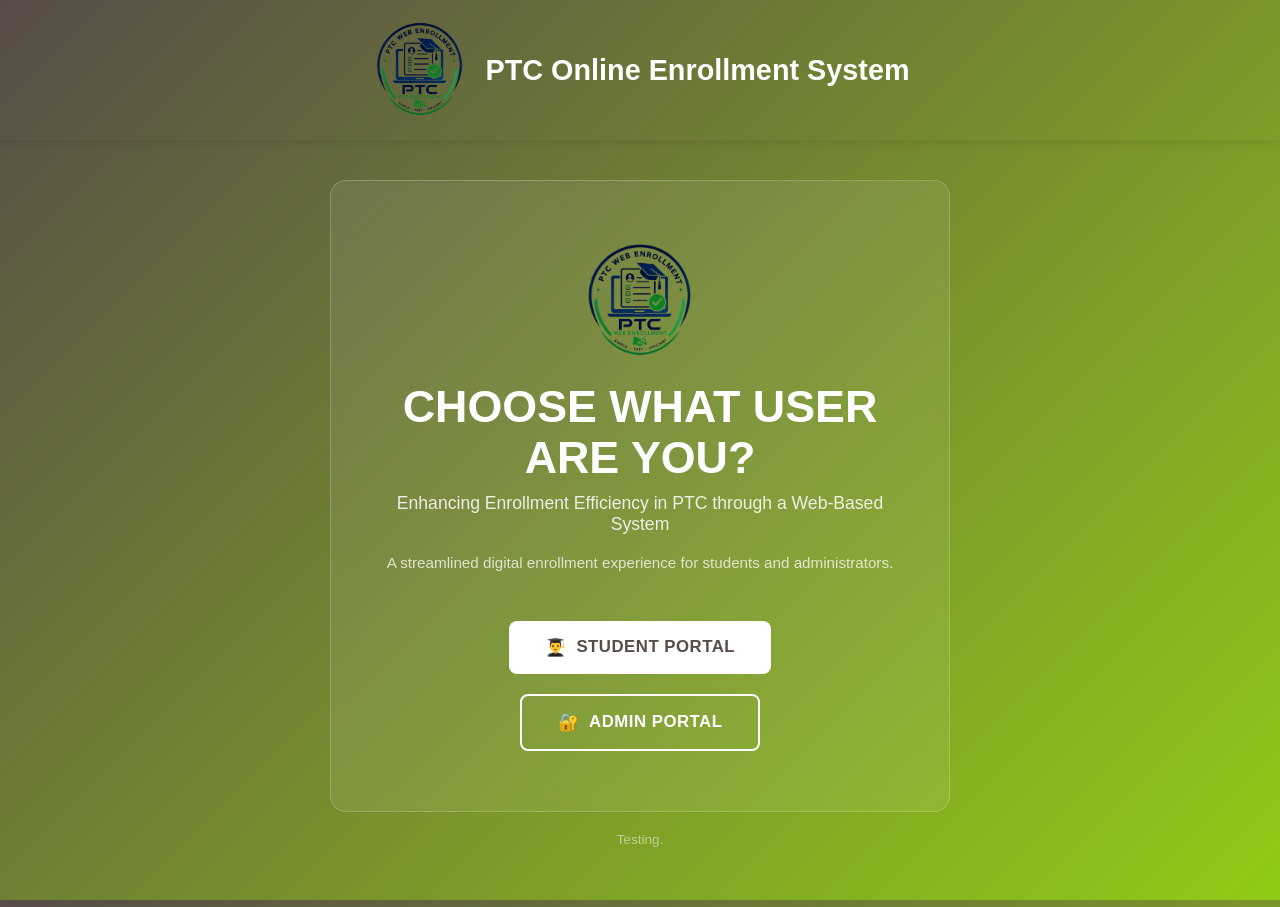
<file: index.html>
<!DOCTYPE html>
<html lang="en">
<head>
  <meta charset="UTF-8">
  <meta name="viewport" content="width=device-width, initial-scale=1.0">
  <title>PTC Enrollment System</title>
  <link rel="stylesheet" href="styles.css">
</head>

<body class="landing-body">
  <header class="site-header">
    <div class="logo"><img src="lgeo.png" alt=""></div>
    <h1>PTC Online Enrollment System</h1>
  </header>
  <div class="landing-wrapper">
    <div class="landing-card">
      <div class="landing-logo"><img src="lgeo.png" alt=""></div>
      <h1>CHOOSE WHAT USER ARE YOU?</h1>
      <p class="landing-sub">Enhancing Enrollment Efficiency in PTC through a Web-Based System</p>
      <p class="landing-desc">A streamlined digital enrollment experience for students and administrators.</p>
      <div class="landing-buttons">
        <a href="student-login.html" class="btn-landing btn-student">
          <span>👨‍🎓</span> Student Portal
        </a>
        <a href="admin-login.html" class="btn-landing btn-admin">
          <span>🔐</span> Admin Portal
        </a>
      </div>
    </div>
    <footer class="landing-footer">Testing.</footer>
  </div>
</body>
</html>
</file>
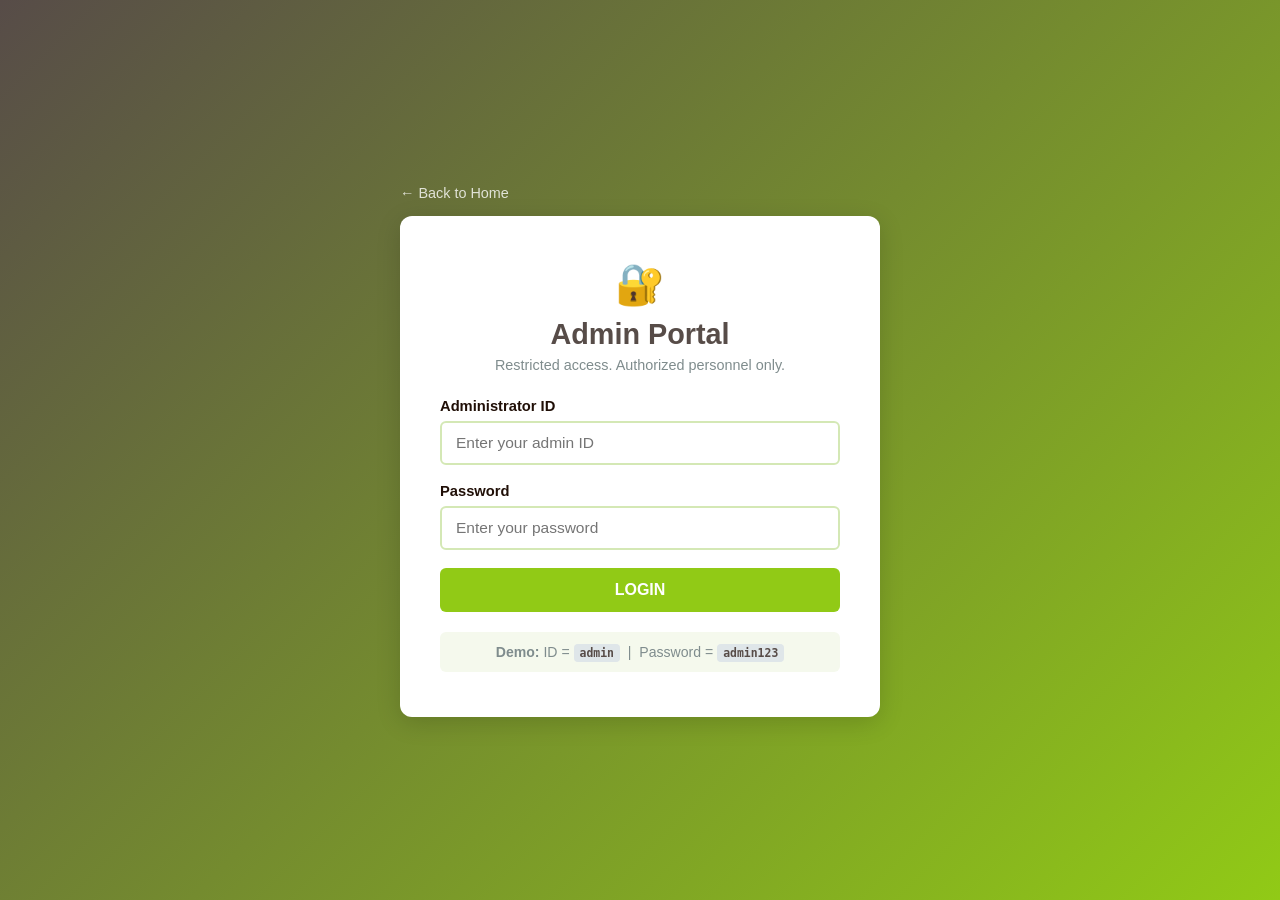
<file: admin-dashboard.html>
<!DOCTYPE html>
<html lang="en">
<head>
  <meta charset="UTF-8">
  <meta name="viewport" content="width=device-width, initial-scale=1.0">
  <title>Admin Dashboard — PTC</title>
  <link rel="stylesheet" href="styles.css">
</head>
<body class="dashboard-body">

  <!-- SIDEBAR -->
  <aside class="sidebar">
    <div class="sidebar-header">
      <div class="sidebar-logo">🔐</div>
      <div>
        <h3>PTC Admin Portal</h3>
        <p>Administrator</p>
      </div>
    </div>
    <nav>
      <ul class="sidebar-menu">
        <li><a class="nav-link active" onclick="switchSection('overviewSection', this)">📊 Dashboard Overview</a></li>
        <li><a class="nav-link" onclick="switchSection('studentsSection', this)">👥 Manage Students</a></li>
        <li><a class="nav-link" onclick="switchSection('coursesSection', this)">🎓 Courses & Subjects</a></li>
        <li><a class="nav-link" onclick="switchSection('verificationSection', this)">✅ Document Verification</a></li>
        <li><a class="nav-link" onclick="switchSection('applicationsSection', this)">📋 Applications</a></li>
        <li><a class="nav-link notif-link" onclick="switchSection('adminNotifSection', this)">
          🔔 Notifications <span class="notif-badge" id="adminNotifBadge" style="display:none;"></span>
        </a></li>
      </ul>
    </nav>
    <div class="sidebar-footer">
      <button class="btn-logout" onclick="adminLogout()">🚪 Logout</button>
    </div>
  </aside>

  <!-- MAIN -->
  <main class="main-content">

    <!-- ===== OVERVIEW ===== -->
    <section id="overviewSection" class="content-section active">
      <div class="page-header">
        <div><h1>Admin Dashboard</h1><p class="header-sub">System overview and analytics</p></div>
        <div class="user-avatar">A</div>
      </div>

      <div class="stats-grid">
        <div class="stat-card">
          <div class="stat-label">Total Applicants</div>
          <div class="stat-value" id="totalStudents">0</div>
        </div>
        <div class="stat-card warning">
          <div class="stat-label">Pending Applications</div>
          <div class="stat-value" id="pendingApps">0</div>
        </div>
        <div class="stat-card success">
          <div class="stat-label">Approved</div>
          <div class="stat-value" id="approvedStudents">0</div>
        </div>
        <div class="stat-card danger">
          <div class="stat-label">Rejected</div>
          <div class="stat-value" id="rejectedApps">0</div>
        </div>
        <div class="stat-card info">
          <div class="stat-label">Enrolled Students</div>
          <div class="stat-value" id="enrolledStudents">0</div>
        </div>
      </div>

      <!-- Recent Notifications -->
      <div class="table-container" style="margin-bottom:24px;">
        <h3>🔔 Recent Notifications</h3>
        <div id="adminRecentNotifs"></div>
      </div>

      <!-- Recent Enrollments -->
      <div class="table-container">
        <h3>📋 Recent Enrollments</h3>
        <table>
          <thead><tr><th>Student ID</th><th>Name</th><th>Type</th><th>Date</th><th>Status</th></tr></thead>
          <tbody id="recentEnrollmentsBody">
            <tr><td colspan="5"><div class="empty-state"><h3>No recent enrollments</h3></div></td></tr>
          </tbody>
        </table>
      </div>
    </section>

    <!-- ===== MANAGE STUDENTS ===== -->
    <section id="studentsSection" class="content-section">
      <div class="page-header">
        <div><h1>Manage Students</h1><p class="header-sub">View, edit, and manage all student records.</p></div>
      </div>
      <div id="studentMsgArea"></div>
      <div class="search-filter">
        <input type="text" id="studentSearch" placeholder="Search by name, email, or ID..." oninput="filterStudents()">
        <select id="statusFilterStudent" onchange="filterStudents()">
          <option value="">All Status</option>
          <option value="pending">Pending</option>
          <option value="approved">Approved</option>
          <option value="rejected">Rejected</option>
        </select>
        <select id="typeFilterStudent" onchange="filterStudents()">
          <option value="">All Types</option>
          <option value="Freshmen">Freshmen</option>
          <option value="Regular">Regular</option>
          <option value="Transferee">Transferee</option>
        </select>
      </div>
      <div class="table-container">
        <table>
          <thead>
            <tr><th>Student ID</th><th>Full Name</th><th>Email</th><th>Type</th><th>Status</th><th>Date Enrolled</th><th>Actions</th></tr>
          </thead>
          <tbody id="studentMgmtBody">
            <tr><td colspan="7"><div class="empty-state"><h3>No students found</h3></div></td></tr>
          </tbody>
        </table>
      </div>
    </section>

    <!-- ===== COURSES & SUBJECTS ===== -->
    <section id="coursesSection" class="content-section">
      <div class="page-header">
        <div><h1>Courses & Subjects</h1><p class="header-sub">Manage available courses and subjects.</p></div>
      </div>
      <div id="courseMsgArea"></div>

      <div style="display:grid;grid-template-columns:1fr 1fr;gap:24px;flex-wrap:wrap;">
        <!-- Add Course -->
        <div class="form-card">
          <h3 class="form-section-title">➕ Add Course</h3>
          <form onsubmit="handleAddCourse(event)">
            <div class="form-group">
              <label>Course Code</label>
              <input type="text" id="courseCode" placeholder="e.g. CS" required>
            </div>
            <div class="form-group">
              <label>Course Name</label>
              <input type="text" id="courseName" placeholder="e.g. Computer Science" required>
            </div>
            <div class="form-group">
              <label>Description</label>
              <input type="text" id="courseDesc" placeholder="Short description">
            </div>
            <button type="submit" class="btn-submit">Add Course</button>
          </form>
        </div>

        <!-- Add Subject -->
        <div class="form-card">
          <h3 class="form-section-title">➕ Add Subject</h3>
          <form onsubmit="handleAddSubject(event)">
            <div class="form-group">
              <label>Subject Code</label>
              <input type="text" id="subjectCode" placeholder="e.g. CS101" required>
            </div>
            <div class="form-group">
              <label>Subject Name</label>
              <input type="text" id="subjectName" placeholder="e.g. Introduction to Programming" required>
            </div>
            <div class="form-group">
              <label>Units</label>
              <input type="number" id="subjectUnits" placeholder="3" min="1" max="6" required>
            </div>
            <button type="submit" class="btn-submit">Add Subject</button>
          </form>
        </div>
      </div>

      <!-- Course List -->
      <div class="table-container" style="margin-top:24px;">
        <h3>📚 Course List</h3>
        <table>
          <thead><tr><th>Code</th><th>Name</th><th>Description</th><th>Actions</th></tr></thead>
          <tbody id="courseListBody">
            <tr><td colspan="4"><div class="empty-state"><h3>No courses added</h3></div></td></tr>
          </tbody>
        </table>
      </div>

      <!-- Subject List -->
      <div class="table-container">
        <h3>📖 Subject List</h3>
        <table>
          <thead><tr><th>Code</th><th>Name</th><th>Units</th><th>Actions</th></tr></thead>
          <tbody id="subjectListBody">
            <tr><td colspan="4"><div class="empty-state"><h3>No subjects added</h3></div></td></tr>
          </tbody>
        </table>
      </div>
    </section>

    <!-- ===== DOCUMENT VERIFICATION ===== -->
    <section id="verificationSection" class="content-section">
      <div class="page-header">
        <div><h1>Document Verification</h1><p class="header-sub">Review and verify uploaded student documents.</p></div>
      </div>
      <div id="verificationMsgArea"></div>
      <div class="search-filter">
        <input type="text" id="docSearch" placeholder="Search by student name..." oninput="filterDocuments()">
        <select id="docStatusFilter" onchange="filterDocuments()">
          <option value="">All Status</option>
          <option value="pending">Pending</option>
          <option value="approved">Approved</option>
          <option value="rejected">Rejected</option>
        </select>
      </div>
      <div id="verificationListContainer"></div>
    </section>

    <!-- ===== APPLICATIONS ===== -->
    <section id="applicationsSection" class="content-section">
      <div class="page-header">
        <div><h1>Enrollment Applications</h1><p class="header-sub">Review and process all enrollment applications.</p></div>
      </div>
      <div id="applicationMsgArea"></div>
      <div class="search-filter">
        <input type="text" id="appSearch" placeholder="Search by student name..." oninput="filterApplications()">
        <select id="appStatusFilter" onchange="filterApplications()">
          <option value="">All Status</option>
          <option value="pending">Pending</option>
          <option value="approved">Approved</option>
          <option value="rejected">Rejected</option>
        </select>
        <select id="appTypeFilter" onchange="filterApplications()">
          <option value="">All Types</option>
          <option value="Freshmen">Freshmen</option>
          <option value="Regular">Regular</option>
          <option value="Transferee">Transferee</option>
        </select>
      </div>
      <div class="table-container">
        <table>
          <thead>
            <tr><th>Student ID</th><th>Name</th><th>Type</th><th>Date Applied</th><th>Documents</th><th>Status</th><th>Actions</th></tr>
          </thead>
          <tbody id="applicationTableBody">
            <tr><td colspan="7"><div class="empty-state"><h3>No applications found</h3></div></td></tr>
          </tbody>
        </table>
      </div>
    </section>

    <!-- ===== ADMIN NOTIFICATIONS ===== -->
    <section id="adminNotifSection" class="content-section">
      <div class="page-header">
        <div><h1>Notifications</h1><p class="header-sub">System alerts and student activity updates.</p></div>
        <button class="btn-secondary" style="padding:8px 16px;font-size:.85em;" onclick="markAdminNotifRead()">Mark All Read</button>
      </div>
      <div id="adminNotificationsList"></div>
    </section>

  </main>

  <!-- Edit Student Modal -->
  <div id="editStudentModal" class="modal">
    <div class="modal-box" style="max-width:500px;">
      <h3>Edit Student Status</h3>
      <div style="text-align:left;margin:20px 0;">
        <p style="margin-bottom:15px;"><strong>Student:</strong> <span id="editStudentName"></span></p>
        <p style="margin-bottom:15px;"><strong>Current Status:</strong> <span id="editCurrentStatus" class="badge"></span></p>
        <div class="form-group">
          <label>New Status</label>
          <select id="editStatusSelect" style="width:100%;padding:10px;border:2px solid var(--border);border-radius:6px;">
            <option value="pending">Pending</option>
            <option value="approved">Approved</option>
            <option value="rejected">Rejected</option>
          </select>
        </div>
      </div>
      <div class="modal-footer">
        <button class="btn-cancel" onclick="closeEditModal()">Cancel</button>
        <button class="btn-confirm" onclick="saveStudentEdit()">Save Changes</button>
      </div>
    </div>
  </div>

  <!-- View Student Modal -->
  <div id="viewStudentModal" class="modal">
    <div class="modal-box" style="max-width:600px;max-height:80vh;overflow-y:auto;">
      <div class="modal-icon">👤</div>
      <h3>Student Details</h3>
      <div style="text-align:left;margin:25px 0;">
        <div style="margin-bottom:15px;padding:15px;background:var(--light);border-radius:8px;">
          <div><strong>Full Name:</strong> <span id="viewStudentName"></span></div>
          <div><strong>Student ID:</strong> <span id="viewStudentId"></span></div>
          <div><strong>Email:</strong> <span id="viewStudentEmail"></span></div>
          <div><strong>Phone:</strong> <span id="viewStudentPhone"></span></div>
          <div><strong>Enrollment Type:</strong> <span id="viewStudentType"></span></div>
          <div><strong>Course:</strong> <span id="viewStudentCourse"></span></div>
          <div><strong>Current Status:</strong> <span id="viewStudentStatus" class="badge"></span></div>
          <div><strong>Date Enrolled:</strong> <span id="viewDateEnrolled"></span></div>
        </div>
        <h4 style="margin:15px 0 10px;color:var(--primary);">Requirements Status:</h4>
        <div id="viewStudentRequirements"></div>
      </div>
      <div class="modal-footer">
        <button class="btn-secondary" onclick="closeViewStudentModal()">Close</button>
      </div>
    </div>
  </div>

  <!-- View Document Modal -->
  <div id="viewDocModal" class="modal">
    <div class="modal-box" style="max-width:650px;max-height:80vh;overflow-y:auto;">
      <div class="modal-icon">📄</div>
      <h3>Document Submission</h3>
      <div style="text-align:left;margin:25px 0;">
        <div style="margin-bottom:15px;padding:15px;background:var(--light);border-radius:8px;">
          <div style="margin-bottom:8px;"><strong>Student Name:</strong> <span id="viewDocStudent"></span></div>
          <div style="margin-bottom:8px;"><strong>Student ID:</strong> <span id="viewDocStudentId"></span></div>
          <div><strong>Submission Date:</strong> <span id="viewDocDate"></span></div>
        </div>
        <h4 style="margin:15px 0 10px;color:var(--primary);">Submitted Requirements:</h4>
        <div id="viewDocRequirementsList"></div>
      </div>
      <div class="modal-footer">
        <button class="btn-secondary" onclick="closeViewDocModal()">Close</button>
      </div>
    </div>
  </div>

  <script src="script.js"></script>
</body>
</html>
</file>
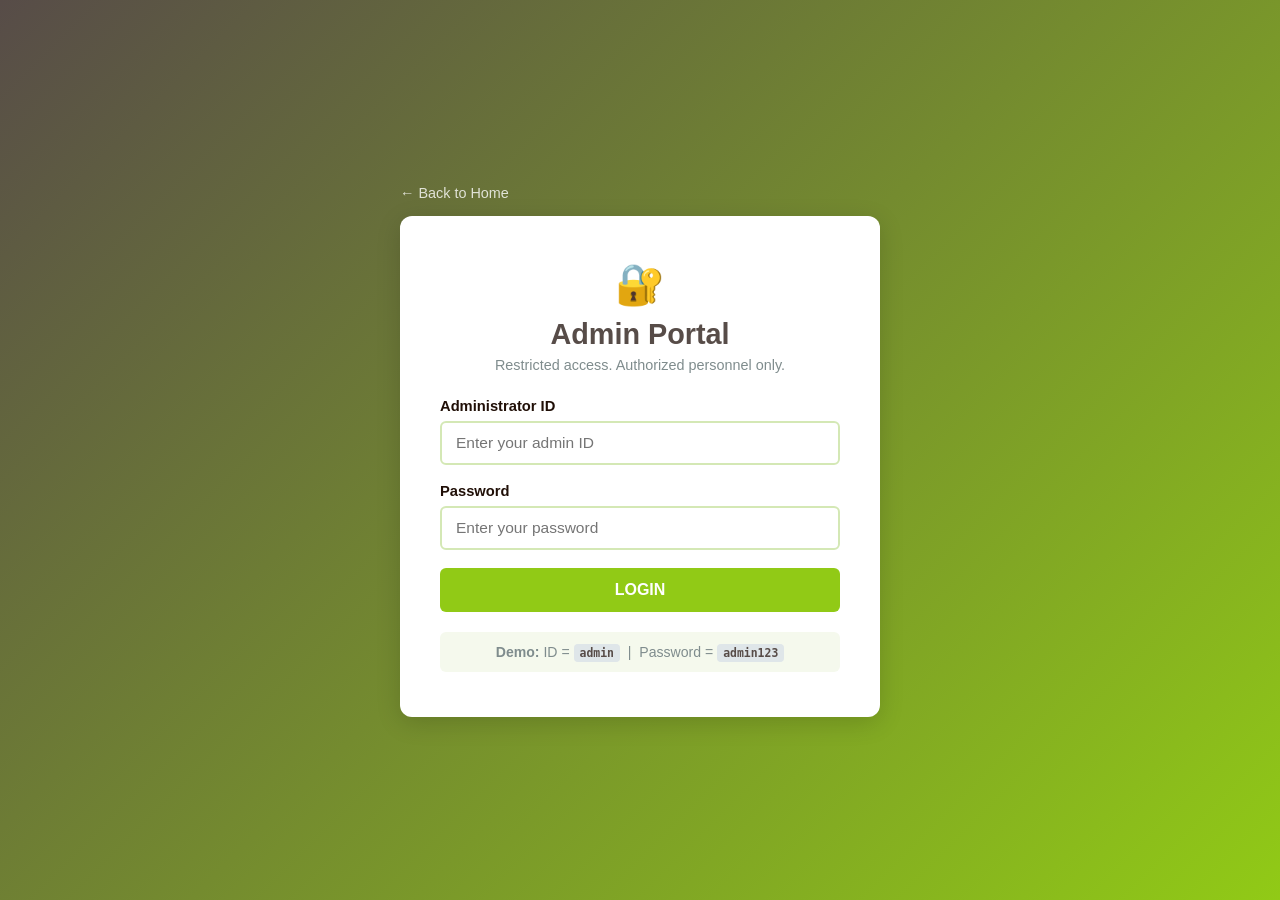
<file: admin-login.html>
<!DOCTYPE html>
<html lang="en">
<head>
  <meta charset="UTF-8">
  <meta name="viewport" content="width=device-width, initial-scale=1.0">
  <title>Admin Login — PTC</title>
  <link rel="stylesheet" href="styles.css">
</head>
<body class="auth-body">
  <div class="auth-wrapper">
    <a href="index.html" class="back-link">← Back to Home</a>
    <div class="auth-card">
      <div class="auth-logo">🔐</div>
      <h2>Admin Portal</h2>
      <p class="auth-sub">Restricted access. Authorized personnel only.</p>
      <div id="adminLoginMsg"></div>
      <form onsubmit="handleAdminLogin(event)">
        <div class="form-group">
          <label>Administrator ID</label>
          <input type="text" id="adminId" placeholder="Enter your admin ID" required>
        </div>
        <div class="form-group">
          <label>Password</label>
          <input type="password" id="adminPassword" placeholder="Enter your password" required>
        </div>
        <button type="submit" class="btn-primary full-width">Login</button>
      </form>
      <div class="demo-hint">
        <strong>Demo:</strong> ID = <code>admin</code> &nbsp;|&nbsp; Password = <code>admin123</code>
      </div>
    </div>
  </div>
  <script src="script.js"></script>
</body>
</html>
</file>
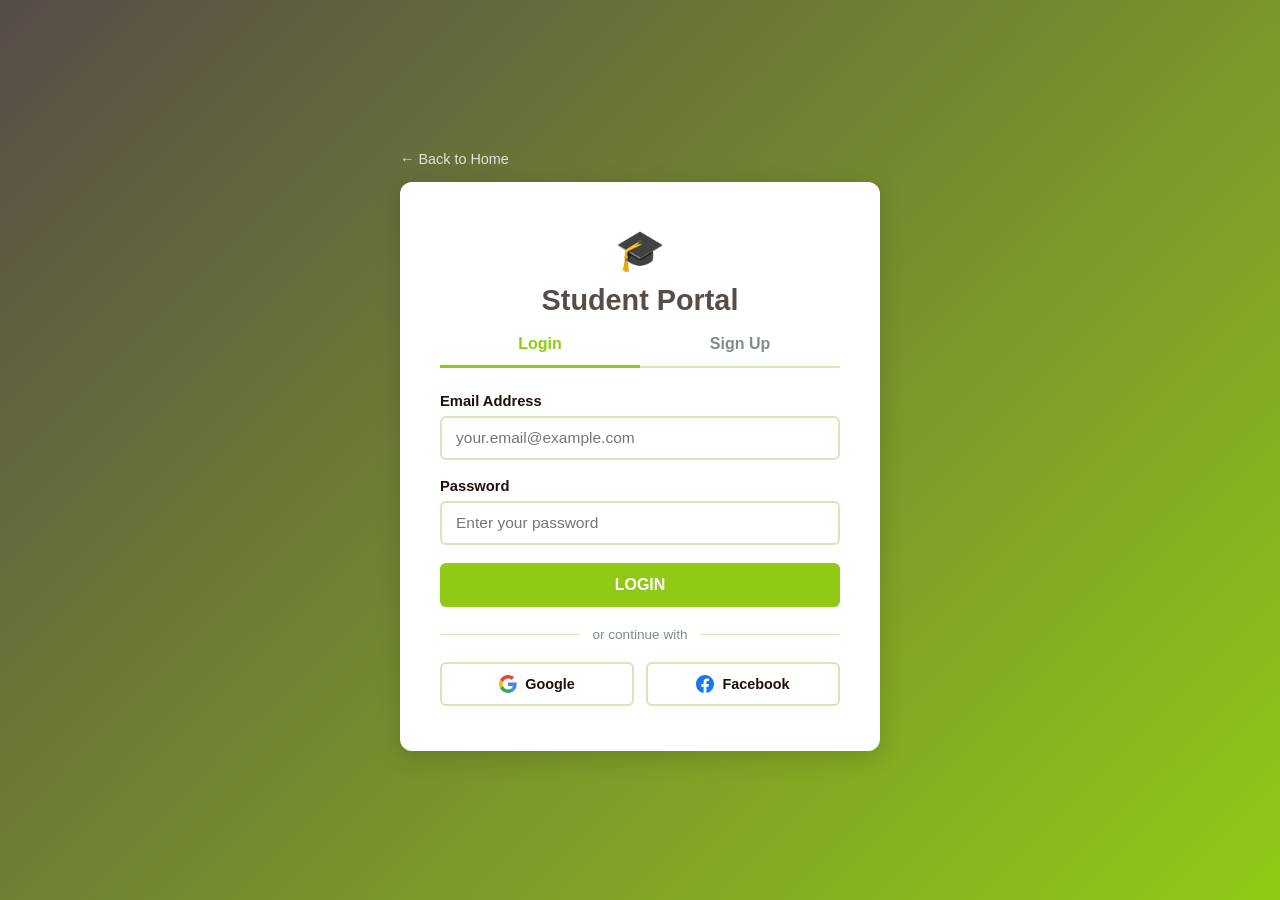
<file: student-dashboard.html>
<!DOCTYPE html>
<html lang="en">
<head>
  <meta charset="UTF-8">
  <meta name="viewport" content="width=device-width, initial-scale=1.0">
  <title>Student Dashboard — PTC</title>
  <link rel="stylesheet" href="styles.css">
</head>
<body class="dashboard-body">

  <!-- SIDEBAR -->
  <aside class="sidebar">
    <div class="sidebar-header">
      <div class="sidebar-logo">🎓</div>
      <div>
        <h3>Student Portal</h3>
        <p id="sidebarStudentName">Loading...</p>
      </div>
    </div>
<nav>
       <ul class="sidebar-menu">
         <li><a class="nav-link active" onclick="switchSection('dashboardSection', this)">📊 Dashboard</a></li>
         <li><a class="nav-link" onclick="switchSection('profileSection', this)">👤 My Profile</a></li>
         <li><a class="nav-link" onclick="switchSection('requirementsSection', this)">📄 Submit Requirements</a></li>
         <li><a class="nav-link" onclick="switchSection('subjectsSection', this)">📖 My Subjects</a></li>
         <li><a class="nav-link notif-link" onclick="switchSection('notificationsSection', this)">
           🔔 Notifications <span class="notif-badge" id="notifBadge" style="display:none;"></span>
         </a></li>
       </ul>
     </nav>
    <div class="sidebar-footer">
      <button class="btn-logout" onclick="studentLogout()">🚪 Logout</button>
    </div>
  </aside>

  <!-- MAIN -->
  <main class="main-content">

    <!-- ===== DASHBOARD ===== -->
    <section id="dashboardSection" class="content-section active">
      <div class="page-header">
        <div>
          <h1>Welcome, <span id="studentNameDisplay">Student</span>!</h1>
          <p class="header-sub" id="enrollmentInfo"></p>
        </div>
        <div class="user-avatar" id="studentAvatar">S</div>
      </div>

      <!-- Stats -->
      <div class="stats-grid">
        <div class="stat-card">
          <div class="stat-label">Enrollment Status</div>
          <div class="stat-value"><span id="enrollmentStatus" class="badge badge-pending">Pending</span></div>
        </div>
        <div class="stat-card success">
          <div class="stat-label">Subjects Enrolled</div>
          <div class="stat-value" id="subjectsCount">0</div>
        </div>
        <div class="stat-card warning">
          <div class="stat-label">Requirements</div>
          <div class="stat-value"><span id="requirementsStatus" class="badge badge-pending">Pending</span></div>
        </div>
        <div class="stat-card info">
          <div class="stat-label">Enrollment Type</div>
          <div class="stat-value" id="enrollmentTypeCard" style="font-size:1.1em;">—</div>
        </div>
      </div>

      <!-- Enrollment Progress -->
      <div class="table-container" style="margin-bottom:24px;">
        <h3>📈 Enrollment Progress</h3>
        <div class="progress-steps" id="progressSteps"></div>
      </div>

      <!-- Announcements -->
      <div class="table-container">
        <h3>📢 Announcements</h3>
        <div id="announcementsList">
          <div class="announcement-item">
            <div class="ann-date">May 15, 2026</div>
            <div class="ann-title">Enrollment Period Open</div>
            <div class="ann-body">The enrollment period for AY 2026–2027 is now open. Please submit all required documents on or before June 1, 2026.</div>
          </div>
          <div class="announcement-item">
            <div class="ann-date">May 10, 2026</div>
            <div class="ann-title">Document Submission Guidelines</div>
            <div class="ann-body">All documents must be in PDF or JPG format. Maximum file size is 5MB per document. Incomplete submissions will be marked as rejected.</div>
          </div>
          <div class="announcement-item">
            <div class="ann-date">May 5, 2026</div>
            <div class="ann-title">New Courses Available</div>
            <div class="ann-body">PTC is now offering new courses in Healthcare Services and Engineering Technology for AY 2026–2027.</div>
          </div>
        </div>
      </div>
    </section>

    <!-- ===== PROFILE ===== -->
    <section id="profileSection" class="content-section">
      <div class="page-header">
        <div><h1>My Profile</h1><p class="header-sub">Keep your personal information up to date.</p></div>
        <div class="user-avatar" id="profileAvatar">S</div>
      </div>

      <!-- Profile Status Card -->
      <div class="profile-status-card" id="profileStatusCard"></div>

      <div id="profileMsg"></div>
      <div class="form-card">
        <form onsubmit="handleSaveProfile(event)">
          <h3 class="form-section-title">Personal Information</h3>
          <div class="form-row">
            <div class="form-group">
              <label>Full Name</label>
              <input type="text" id="profileName" required>
            </div>
            <div class="form-group">
              <label>Email Address</label>
              <input type="email" id="profileEmail" required>
            </div>
          </div>
          <div class="form-row">
            <div class="form-group">
              <label>Phone Number</label>
              <input type="tel" id="profilePhone" placeholder="+63 912 345 6789">
            </div>
            <div class="form-group">
              <label>Date of Birth</label>
              <input type="date" id="profileDOB">
            </div>
          </div>
          <div class="form-row">
            <div class="form-group">
              <label>Gender</label>
              <select id="profileGender">
                <option value="">Select gender</option>
                <option value="Male">Male</option>
                <option value="Female">Female</option>
                <option value="Other">Other</option>
              </select>
            </div>
            <div class="form-group">
              <label>Civil Status</label>
              <select id="profileCivilStatus">
                <option value="">Select status</option>
                <option value="Single">Single</option>
                <option value="Married">Married</option>
                <option value="Widowed">Widowed</option>
              </select>
            </div>
          </div>
          <h3 class="form-section-title" style="margin-top:20px;">Address</h3>
          <div class="form-row">
            <div class="form-group">
              <label>Street Address</label>
              <input type="text" id="profileAddress">
            </div>
            <div class="form-group">
              <label>City / Municipality</label>
              <input type="text" id="profileCity">
            </div>
          </div>
          <div class="form-row">
            <div class="form-group">
              <label>Province</label>
              <input type="text" id="profileProvince">
            </div>
            <div class="form-group">
              <label>Postal Code</label>
              <input type="text" id="profilePostal">
            </div>
          </div>
          <div class="form-actions">
            <button type="submit" class="btn-submit">Save Profile</button>
            <button type="button" class="btn-secondary" onclick="switchSection('dashboardSection',null)">Cancel</button>
          </div>
        </form>
      </div>
</section>

<!-- ===== REQUIREMENTS ===== -->
      <section id="requirementsSection" class="content-section">
        <div class="page-header">
          <div><h1>Submit Requirements</h1><p class="header-sub" id="reqSubtitle">Upload your enrollment documents below.</p></div>
        </div>

        <!-- Step indicator -->
        <div class="step-indicator" id="reqStepIndicator">
          <div class="step active" id="step1Indicator"><span>1</span> Upload</div>
          <div class="step-line"></div>
          <div class="step" id="step2Indicator"><span>2</span> Review</div>
          <div class="step-line"></div>
          <div class="step" id="step3Indicator"><span>3</span> Submitted</div>
        </div>

        <!-- Step 1: Upload -->
        <div id="reqStep1">
          <div id="requirementsMsg"></div>
          <div class="form-card">
            <form id="requirementsForm" onsubmit="showSubmissionReview(event)">
              <h3 class="form-section-title">Course Selection</h3>
              <div class="form-group">
                <label>Select Course <span style="color:var(--danger)">*</span></label>
                <select id="courseSelect" required>
                  <option value="">-- Select a Course --</option>
                  <option value="CS">Computer Science</option>
                  <option value="BM">Business Management</option>
                  <option value="HC">Healthcare Services</option>
                  <option value="ENG">Engineering Technology</option>
                </select>
              </div>
              <h3 class="form-section-title" style="margin-top:20px;">Document Upload</h3>
              <div id="docUploadFields"></div>
              <div class="form-actions">
                <button type="submit" class="btn-submit">Review & Submit →</button>
              </div>
            </form>
          </div>
        </div>

        <!-- Step 2: Review before submission -->
        <div id="reqStep2" style="display:none;">
          <div class="form-card">
            <h3 class="form-section-title">📋 Review Your Submission</h3>
            <p style="color:var(--muted);margin-bottom:20px;">Please review the files below before final submission. Click "Back" to make changes.</p>
            <div id="reviewSummary"></div>
            <div class="form-actions" style="margin-top:20px;">
              <button class="btn-secondary" onclick="backToUpload()">← Back</button>
              <button class="btn-confirm" onclick="finalSubmitRequirements()">✅ Confirm & Submit</button>
            </div>
          </div>
        </div>

        <!-- Step 3: Submitted -->
        <div id="reqStep3" style="display:none;">
          <div class="form-card text-center">
            <div style="font-size:4em;margin-bottom:15px;">✅</div>
            <h3 style="color:var(--success);margin-bottom:10px;">Requirements Submitted!</h3>
            <p style="color:var(--muted);margin-bottom:25px;">Your documents have been submitted and are now under review. You will be notified once the status changes.</p>
            <span class="badge badge-under-review" style="font-size:1em;padding:10px 20px;">Under Review</span>
            <div style="margin-top:25px;">
              <button class="btn-submit" onclick="switchSection('notificationsSection',null)">View Notifications</button>
            </div>
          </div>
        </div>
      </section>

     <!-- ===== SUBJECTS ===== -->
    <section id="subjectsSection" class="content-section">
      <div class="page-header">
        <div><h1>My Subjects</h1><p class="header-sub">Your enrolled subjects for this term.</p></div>
      </div>
      <div id="subjectsMsg"></div>
      <div class="table-container">
        <table>
          <thead>
            <tr><th>Code</th><th>Subject Name</th><th>Units</th><th>Instructor</th><th>Schedule</th><th>Room</th><th>Status</th></tr>
          </thead>
          <tbody id="studentSubjectsBody">
            <tr><td colspan="7"><div class="empty-state"><div style="font-size:3em;margin-bottom:10px;">📚</div><h3>No subjects available yet</h3><p>Subjects will appear here after your enrollment is approved by the admin.</p></div></td></tr>
          </tbody>
        </table>
      </div>
    </section>

    <!-- ===== NOTIFICATIONS ===== -->
    <section id="notificationsSection" class="content-section">
      <div class="page-header">
        <div><h1>Notifications</h1><p class="header-sub">Updates on your enrollment and document status.</p></div>
        <button class="btn-secondary" style="padding:8px 16px;font-size:.85em;" onclick="markAllRead()">Mark All Read</button>
      </div>
      <div id="notificationsList"></div>
    </section>

  </main>

  <script src="script.js"></script>
</body>
</html>
</file>
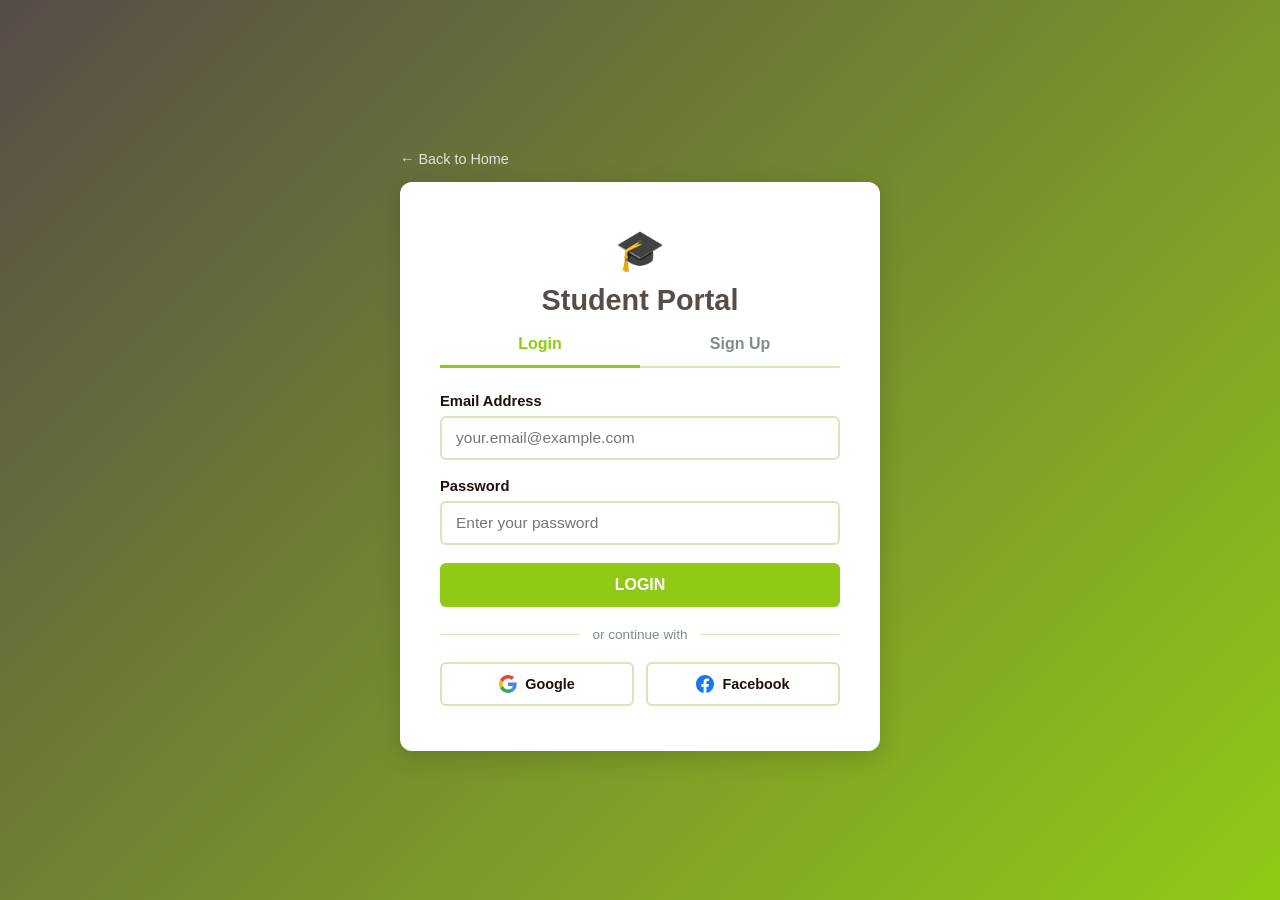
<file: student-login.html>
<!DOCTYPE html>
<html lang="en">
<head>
  <meta charset="UTF-8">
  <meta name="viewport" content="width=device-width, initial-scale=1.0">
  <title>Student Login — PTC</title>
  <link rel="stylesheet" href="styles.css">
</head>
<body class="auth-body">
  <div class="auth-wrapper">
    <a href="index.html" class="back-link">← Back to Home</a>
    <div class="auth-card">
      <div class="auth-logo">🎓</div>
      <h2>Student Portal</h2>

      <div class="auth-tabs">
        <button class="tab-btn active" onclick="switchTab('login', this)">Login</button>
        <button class="tab-btn" onclick="switchTab('signup', this)">Sign Up</button>
      </div>

      <!-- LOGIN -->
      <div id="loginTab" class="tab-content active">
        <div id="loginMsg"></div>
        <form onsubmit="handleStudentLogin(event)">
          <div class="form-group">
            <label>Email Address</label>
            <input type="email" id="loginEmail" placeholder="your.email@example.com" required>
          </div>
          <div class="form-group">
            <label>Password</label>
            <input type="password" id="loginPassword" placeholder="Enter your password" required>
          </div>
          <button type="submit" class="btn-primary full-width">Login</button>
        </form>
        <div class="social-divider"><span>or continue with</span></div>
        <div class="social-buttons">
          <button class="btn-social btn-google" onclick="socialLogin('Google')">
            <svg width="18" height="18" viewBox="0 0 48 48"><path fill="#EA4335" d="M24 9.5c3.54 0 6.71 1.22 9.21 3.6l6.85-6.85C35.9 2.38 30.47 0 24 0 14.62 0 6.51 5.38 2.56 13.22l7.98 6.19C12.43 13.72 17.74 9.5 24 9.5z"/><path fill="#4285F4" d="M46.98 24.55c0-1.57-.15-3.09-.38-4.55H24v9.02h12.94c-.58 2.96-2.26 5.48-4.78 7.18l7.73 6c4.51-4.18 7.09-10.36 7.09-17.65z"/><path fill="#FBBC05" d="M10.53 28.59c-.48-1.45-.76-2.99-.76-4.59s.27-3.14.76-4.59l-7.98-6.19C.92 16.46 0 20.12 0 24c0 3.88.92 7.54 2.56 10.78l7.97-6.19z"/><path fill="#34A853" d="M24 48c6.48 0 11.93-2.13 15.89-5.81l-7.73-6c-2.18 1.48-4.97 2.31-8.16 2.31-6.26 0-11.57-4.22-13.47-9.91l-7.98 6.19C6.51 42.62 14.62 48 24 48z"/></svg>
            Google
          </button>
          <button class="btn-social btn-facebook" onclick="socialLogin('Facebook')">
            <svg width="18" height="18" viewBox="0 0 24 24" fill="#1877F2"><path d="M24 12.073C24 5.405 18.627 0 12 0S0 5.405 0 12.073C0 18.1 4.388 23.094 10.125 24v-8.437H7.078v-3.49h3.047V9.41c0-3.025 1.792-4.697 4.533-4.697 1.312 0 2.686.236 2.686.236v2.97h-1.513c-1.491 0-1.956.93-1.956 1.886v2.268h3.328l-.532 3.49h-2.796V24C19.612 23.094 24 18.1 24 12.073z"/></svg>
            Facebook
          </button>
        </div>
      </div>

      <!-- SIGNUP -->
      <div id="signupTab" class="tab-content">
        <div id="signupMsg"></div>
        <form onsubmit="handleStudentSignup(event)">
          <div class="form-group">
            <label>Full Name</label>
            <input type="text" id="signupName" placeholder="Tung tung Sahur" required>
          </div>
          <div class="form-group">
            <label>Email Address</label>
            <input type="email" id="signupEmail" placeholder="your.email@example.com" required>
          </div>
          <div class="form-group">
            <label>Password</label>
            <input type="password" id="signupPassword" placeholder="At least 6 characters" required>
          </div>
          <div class="form-group">
            <label>Confirm Password</label>
            <input type="password" id="signupConfirm" placeholder="Confirm your password" required>
          </div>
          <button type="submit" class="btn-primary full-width">Create Account</button>
        </form>
        <div class="social-divider"><span>or sign up with</span></div>
        <div class="social-buttons">
          <button class="btn-social btn-google" onclick="socialLogin('Google')">
            <svg width="18" height="18" viewBox="0 0 48 48"><path fill="#EA4335" d="M24 9.5c3.54 0 6.71 1.22 9.21 3.6l6.85-6.85C35.9 2.38 30.47 0 24 0 14.62 0 6.51 5.38 2.56 13.22l7.98 6.19C12.43 13.72 17.74 9.5 24 9.5z"/><path fill="#4285F4" d="M46.98 24.55c0-1.57-.15-3.09-.38-4.55H24v9.02h12.94c-.58 2.96-2.26 5.48-4.78 7.18l7.73 6c4.51-4.18 7.09-10.36 7.09-17.65z"/><path fill="#FBBC05" d="M10.53 28.59c-.48-1.45-.76-2.99-.76-4.59s.27-3.14.76-4.59l-7.98-6.19C.92 16.46 0 20.12 0 24c0 3.88.92 7.54 2.56 10.78l7.97-6.19z"/><path fill="#34A853" d="M24 48c6.48 0 11.93-2.13 15.89-5.81l-7.73-6c-2.18 1.48-4.97 2.31-8.16 2.31-6.26 0-11.57-4.22-13.47-9.91l-7.98 6.19C6.51 42.62 14.62 48 24 48z"/></svg>
            Google
          </button>
          <button class="btn-social btn-facebook" onclick="socialLogin('Facebook')">
            <svg width="18" height="18" viewBox="0 0 24 24" fill="#1877F2"><path d="M24 12.073C24 5.405 18.627 0 12 0S0 5.405 0 12.073C0 18.1 4.388 23.094 10.125 24v-8.437H7.078v-3.49h3.047V9.41c0-3.025 1.792-4.697 4.533-4.697 1.312 0 2.686.236 2.686.236v2.97h-1.513c-1.491 0-1.956.93-1.956 1.886v2.268h3.328l-.532 3.49h-2.796V24C19.612 23.094 24 18.1 24 12.073z"/></svg>
            Facebook
          </button>
        </div>
      </div>

    </div>
  </div>
  <script src="script.js"></script>
</body>
</html>
</file>
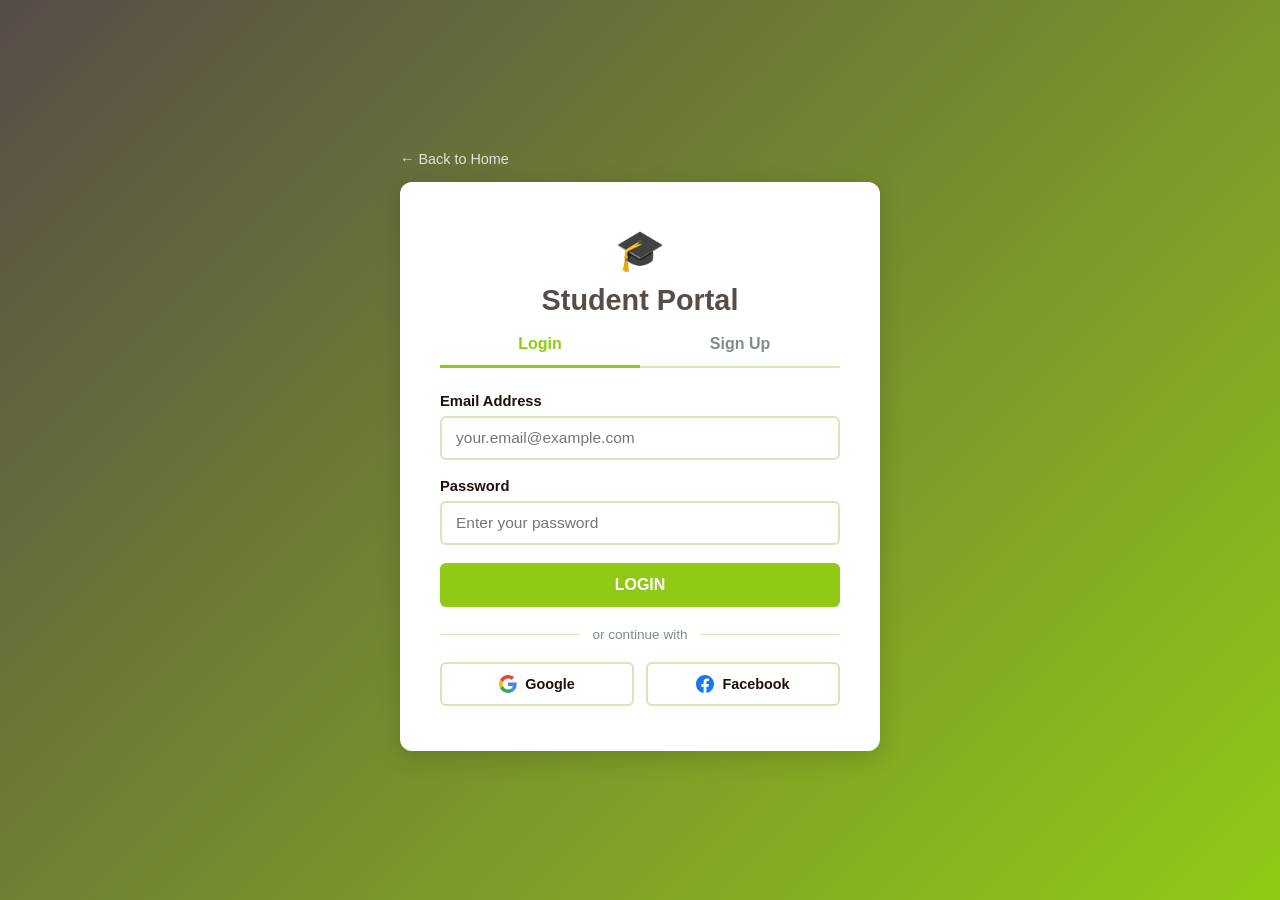
<file: student-selection.html>
<!DOCTYPE html>
<html lang="en">
<head>
  <meta charset="UTF-8">
  <meta name="viewport" content="width=device-width, initial-scale=1.0">
  <title>Enrollment Type — PTC</title>
  <link rel="stylesheet" href="styles.css">
</head>
<body class="auth-body">
  <div class="auth-wrapper wide">
    <a href="student-login.html" class="back-link">← Back</a>
    <div class="selection-card">
      <div class="auth-logo">📋</div>
      <h2>Select Enrollment Type</h2>
      <p class="selection-sub">Choose the category that best describes your enrollment status.</p>
      <div class="selection-grid">
        <div class="selection-item" onclick="selectType('Freshmen')">
          <div class="sel-icon">👨🎓</div>
          <h3>Freshmen</h3>
          <p>First-time enrollees entering PTC for the first time.</p>
        </div>
        <div class="selection-item" onclick="selectType('Regular')">
          <div class="sel-icon">📚</div>
          <h3>Regular</h3>
          <p>Continuing students returning for the next term.</p>
        </div>
        <div class="selection-item" onclick="selectType('Transferee')">
          <div class="sel-icon">🔄</div>
          <h3>Transferee</h3>
          <p>Students transferring from another institution.</p>
        </div>
      </div>
    </div>
  </div>

  <!-- Confirmation Modal -->
  <div id="confirmModal" class="modal">
    <div class="modal-box">
      <div class="modal-icon">✅</div>
      <h3>Confirm Enrollment Type</h3>
      <p>You selected: <strong id="typeDisplay" style="color:var(--secondary);"></strong></p>
      <p style="color:var(--muted);font-size:.92em;">Please confirm your enrollment category. You can update your profile and submit requirements after proceeding.</p>
      <div class="modal-footer">
        <button class="btn-cancel" onclick="closeConfirmModal()">Cancel</button>
        <button class="btn-confirm" onclick="confirmEnrollment()">Confirm & Proceed</button>
      </div>
    </div>
  </div>

  <script src="script.js"></script>
</body>
</html>
</file>
<file: styles.css>
/* ===== RESET & ROOT ===== */
*, *::before, *::after { margin: 0; padding: 0; box-sizing: border-box; }

:root {
  --primary:   #574c48;
  --secondary: #91ca16;
  --success:   #27ae60;
  --warning:   #f39c12;
  --danger:    #e74c3c;
  --info:      #16a085;
  --light:     #f5f9ed;
  --white:     #ffffff;
  --text:      #200f07;
  --muted:     #7f8c8d;
  --border:    #d4e8b5;
  --shadow:    0 2px 10px rgba(0,0,0,.10);
  --shadow-lg: 0 6px 24px rgba(0,0,0,.15);
  --sidebar-w: 270px;
}

html, body { height: 100%; font-family: 'Segoe UI', Tahoma, Geneva, Verdana, sans-serif; color: var(--text); }

/* ===== BODY VARIANTS ===== */
.landing-body   { background: linear-gradient(135deg, var(--primary) 0%, var(--secondary) 100%); min-height: 100vh; display: flex; flex-direction: column; }
.auth-body      { background: linear-gradient(135deg, var(--primary) 0%, var(--secondary) 100%); min-height: 100vh; display: flex; align-items: center; justify-content: center; padding: 20px; }
.dashboard-body { background: var(--light); min-height: 100vh; display: flex; }

/* ===== HEADER & LOGO ===== */
.site-header {
  color: white;
  padding: 20px;
  display: flex;
  align-items: center;
  justify-content: center;
  box-shadow: var(--shadow);
  gap: 15px;
  background: transparent;
}

.site-header .logo {
  display: flex;
}

.site-header .logo img {
  max-height: 100px;
  max-width: 200px;
  background: transparent;
  display: block;
}

.site-header h1 {
  margin: 0;
  font-size: 1.8em;
  font-weight: 800;
}

/* ===== LANDING ===== */
.landing-wrapper { flex: 1; display: flex; flex-direction: column; align-items: center; justify-content: center; padding: 40px 20px; }
.landing-card { background: rgba(255,255,255,.08); border: 1px solid rgba(255,255,255,.2); backdrop-filter: blur(10px); border-radius: 16px; padding: 60px 50px; text-align: center; max-width: 620px; width: 100%; animation: fadeUp .7s ease; }
.landing-logo {
  display: flex;
  justify-content: center;
  align-items: center;
  margin-bottom: 20px;
}

.landing-logo img {
  max-height: 120px;
  max-width: 120px;
  background: transparent;
  display: inline-block;
}
.landing-card h1 { color: var(--white); font-size: 2.8em; font-weight: 800; margin-bottom: 10px; }
.landing-sub  { color: rgba(255,255,255,.85); font-size: 1.1em; margin-bottom: 15px; }
.landing-desc { color: rgba(255,255,255,.75); font-size: .95em; line-height: 1.7; margin-bottom: 45px; }
.landing-buttons { display: flex; gap: 20px; justify-content: center; flex-wrap: wrap; }
.btn-landing { display: flex; align-items: center; gap: 10px; padding: 16px 36px; border-radius: 8px; font-size: 1.05em; font-weight: 700; text-decoration: none; transition: all .3s; text-transform: uppercase; letter-spacing: .5px; }
.btn-student { background: var(--white); color: var(--primary); }
.btn-student:hover { background: var(--light); transform: translateY(-3px); box-shadow: var(--shadow-lg); }
.btn-admin   { background: transparent; color: var(--white); border: 2px solid var(--white); }
.btn-admin:hover { background: var(--white); color: var(--primary); transform: translateY(-3px); box-shadow: var(--shadow-lg); }
.landing-footer { color: rgba(255,255,255,.5); font-size: .85em; padding: 20px; text-align: center; }

/* ===== AUTH ===== */
.auth-wrapper { width: 100%; max-width: 480px; }
.auth-wrapper.wide { max-width: 760px; }
.back-link { display: inline-block; color: rgba(255,255,255,.8); text-decoration: none; font-size: .9em; margin-bottom: 15px; transition: color .2s; }
.back-link:hover { color: var(--white); }
.auth-card { background: var(--white); border-radius: 12px; padding: 45px 40px; box-shadow: var(--shadow-lg); animation: fadeUp .4s ease; }
.auth-logo { font-size: 2.5em; text-align: center; margin-bottom: 10px; }
.auth-card h2 { color: var(--primary); text-align: center; font-size: 1.8em; margin-bottom: 6px; }
.auth-sub { color: var(--muted); text-align: center; font-size: .9em; margin-bottom: 25px; }
.demo-hint { margin-top: 20px; padding: 12px 15px; background: var(--light); border-radius: 6px; font-size: .88em; color: var(--muted); text-align: center; }
.demo-hint code { background: #dfe6e9; padding: 2px 6px; border-radius: 4px; color: var(--primary); font-weight: 600; }

/* Auth Tabs */
.auth-tabs { display: flex; border-bottom: 2px solid var(--border); margin-bottom: 25px; }
.tab-btn { flex: 1; padding: 12px; background: none; border: none; font-size: 1em; font-weight: 600; color: var(--muted); cursor: pointer; border-bottom: 3px solid transparent; margin-bottom: -2px; transition: all .2s; }
.tab-btn.active { color: var(--secondary); border-bottom-color: var(--secondary); }
.tab-content { display: none; }
.tab-content.active { display: block; animation: fadeUp .3s ease; }

/* Social Login */
.social-divider { display: flex; align-items: center; gap: 12px; margin: 20px 0; color: var(--muted); font-size: .85em; }
.social-divider::before, .social-divider::after { content: ''; flex: 1; height: 1px; background: var(--border); }
.social-buttons { display: flex; gap: 12px; }
.btn-social { flex: 1; display: flex; align-items: center; justify-content: center; gap: 8px; padding: 11px; border: 2px solid var(--border); border-radius: 6px; background: var(--white); font-size: .9em; font-weight: 600; cursor: pointer; transition: all .2s; color: var(--text); }
.btn-social:hover { border-color: var(--secondary); background: #f0f8ff; transform: translateY(-1px); }

/* ===== SELECTION ===== */
.selection-card { background: var(--white); border-radius: 12px; padding: 50px 40px; box-shadow: var(--shadow-lg); max-width: 760px; width: 100%; text-align: center; animation: fadeUp .4s ease; }
.selection-card h2 { color: var(--primary); font-size: 1.8em; margin-bottom: 8px; }
.selection-sub { color: var(--muted); margin-bottom: 35px; }
.selection-grid { display: grid; grid-template-columns: repeat(auto-fit, minmax(180px, 1fr)); gap: 20px; }
.selection-item { padding: 35px 20px; border: 2px solid var(--border); border-radius: 10px; cursor: pointer; transition: all .3s; background: var(--light); }
.selection-item:hover { border-color: var(--secondary); background: var(--white); transform: translateY(-6px); box-shadow: var(--shadow-lg); }
.sel-icon { font-size: 2.8em; margin-bottom: 12px; }
.selection-item h3 { color: var(--primary); font-size: 1.2em; margin-bottom: 8px; }
.selection-item p { color: var(--muted); font-size: .88em; line-height: 1.5; }

/* ===== MODAL ===== */
.modal { display: none; position: fixed; inset: 0; background: rgba(0,0,0,.55); z-index: 999; align-items: center; justify-content: center; }
.modal.active { display: flex; animation: fadeIn .25s; }
.modal-box { background: var(--white); border-radius: 12px; padding: 40px; max-width: 480px; width: 90%; box-shadow: var(--shadow-lg); animation: fadeUp .3s; text-align: center; }
.modal-icon { font-size: 3em; margin-bottom: 15px; }
.modal-box h3 { color: var(--primary); font-size: 1.5em; margin-bottom: 15px; }
.modal-box p { color: var(--text); line-height: 1.6; margin-bottom: 10px; }
.modal-footer { display: flex; gap: 12px; justify-content: center; margin-top: 25px; }
.btn-confirm { padding: 12px 24px; background: var(--success); color: var(--white); border: none; border-radius: 6px; font-weight: 700; cursor: pointer; transition: all .2s; text-transform: uppercase; }
.btn-confirm:hover { background: #229954; transform: translateY(-2px); }
.btn-cancel  { padding: 12px 24px; background: var(--light); color: var(--text); border: 2px solid var(--border); border-radius: 6px; font-weight: 700; cursor: pointer; transition: all .2s; text-transform: uppercase; }
.btn-cancel:hover { background: var(--border); }

/* ===== SIDEBAR ===== */
.sidebar { width: var(--sidebar-w); background: var(--primary); color: var(--white); position: fixed; top: 0; left: 0; height: 100vh; display: flex; flex-direction: column; overflow-y: auto; box-shadow: var(--shadow-lg); z-index: 100; }
.sidebar-header { display: flex; align-items: center; gap: 12px; padding: 25px 20px; border-bottom: 1px solid rgba(255,255,255,.1); }
.sidebar-logo { font-size: 2em; flex-shrink: 0; }
.sidebar-header h3 { font-size: 1.05em; color: var(--secondary); margin-bottom: 2px; }
.sidebar-header p  { font-size: .78em; opacity: .7; white-space: nowrap; overflow: hidden; text-overflow: ellipsis; max-width: 150px; }
.sidebar-menu { list-style: none; padding: 15px 0; flex: 1; }
.sidebar-menu li { margin: 2px 0; }
.sidebar-menu .nav-link { display: flex; align-items: center; gap: 6px; padding: 13px 22px; color: rgba(255,255,255,.75); text-decoration: none; cursor: pointer; border-left: 4px solid transparent; font-weight: 500; font-size: .93em; transition: all .25s; }
.sidebar-menu .nav-link:hover { background: rgba(255,255,255,.08); color: var(--white); padding-left: 28px; }
.sidebar-menu .nav-link.active { background: var(--secondary); color: var(--white); border-left-color: var(--success); }
.notif-link { position: relative; }
.notif-badge { background: var(--danger); color: var(--white); border-radius: 10px; font-size: .7em; padding: 2px 7px; font-weight: 700; margin-left: 4px; }
.sidebar-footer { padding: 20px; border-top: 1px solid rgba(255,255,255,.1); margin-top: auto; }
.btn-logout { width: 100%; padding: 12px; background: rgba(231,76,60,.15); color: #e74c3c; border: 1px solid rgba(231,76,60,.3); border-radius: 6px; cursor: pointer; font-weight: 600; transition: all .2s; }
.btn-logout:hover { background: var(--danger); color: var(--white); }

/* ===== MAIN CONTENT ===== */
.main-content { margin-left: var(--sidebar-w); flex: 1; padding: 35px 40px; overflow-y: auto; max-height: 100vh; }
.content-section { display: none; }
.content-section.active { display: block; animation: fadeUp .3s ease; }

/* ===== PAGE HEADER ===== */
.page-header { display: flex; justify-content: space-between; align-items: center; background: var(--white); padding: 25px 30px; border-radius: 10px; box-shadow: var(--shadow); margin-bottom: 28px; }
.page-header h1 { color: var(--primary); font-size: 1.9em; margin-bottom: 4px; }
.header-sub { color: var(--muted); font-size: .92em; }
.user-avatar { width: 48px; height: 48px; background: var(--secondary); border-radius: 50%; display: flex; align-items: center; justify-content: center; color: var(--white); font-weight: 700; font-size: 1.3em; flex-shrink: 0; }

/* ===== STATS ===== */
.stats-grid { display: grid; grid-template-columns: repeat(auto-fit, minmax(180px, 1fr)); gap: 20px; margin-bottom: 28px; }
.stat-card { background: var(--white); padding: 24px; border-radius: 10px; box-shadow: var(--shadow); border-top: 4px solid var(--secondary); transition: transform .25s, box-shadow .25s; }
.stat-card:hover { transform: translateY(-4px); box-shadow: var(--shadow-lg); }
.stat-card.success { border-top-color: var(--success); }
.stat-card.warning { border-top-color: var(--warning); }
.stat-card.danger  { border-top-color: var(--danger); }
.stat-card.info    { border-top-color: var(--info); }
.stat-label { color: var(--muted); font-size: .8em; text-transform: uppercase; font-weight: 600; letter-spacing: .8px; margin-bottom: 10px; }
.stat-value { font-size: 2em; font-weight: 700; color: var(--primary); }

/* ===== PROGRESS STEPS ===== */
.progress-steps { display: flex; gap: 0; margin-top: 10px; }
.progress-step { flex: 1; padding: 14px 16px; background: var(--light); border-radius: 6px; margin-right: 4px; position: relative; }
.progress-step:last-child { margin-right: 0; }
.progress-step.done  { background: #d4edda; }
.progress-step.active-step { background: #d1ecf1; border: 2px solid var(--secondary); }
.progress-step .ps-icon { font-size: 1.4em; margin-bottom: 4px; }
.progress-step .ps-label { font-size: .8em; font-weight: 700; color: var(--primary); }
.progress-step .ps-status { font-size: .75em; color: var(--muted); margin-top: 2px; }
.progress-step.done .ps-status { color: var(--success); }

/* ===== ANNOUNCEMENTS ===== */
.announcement-item { padding: 16px 18px; border-left: 4px solid var(--secondary); background: #f8fbff; border-radius: 0 6px 6px 0; margin-bottom: 12px; }
.ann-date  { font-size: .78em; color: var(--muted); margin-bottom: 4px; }
.ann-title { font-weight: 700; color: var(--primary); margin-bottom: 5px; }
.ann-body  { font-size: .9em; color: var(--text); line-height: 1.5; }

/* ===== PROFILE STATUS CARD ===== */
.profile-status-card { background: var(--white); border-radius: 10px; padding: 20px 25px; box-shadow: var(--shadow); margin-bottom: 24px; display: flex; gap: 20px; flex-wrap: wrap; }
.psc-item { display: flex; flex-direction: column; gap: 4px; }
.psc-label { font-size: .78em; color: var(--muted); text-transform: uppercase; font-weight: 600; letter-spacing: .5px; }
.psc-value { font-size: .95em; font-weight: 600; color: var(--primary); }

/* ===== STEP INDICATOR ===== */
.step-indicator { display: flex; align-items: center; margin-bottom: 28px; background: var(--white); padding: 20px 25px; border-radius: 10px; box-shadow: var(--shadow); }
.step { display: flex; align-items: center; gap: 8px; font-size: .9em; font-weight: 600; color: var(--muted); }
.step span { width: 28px; height: 28px; border-radius: 50%; background: var(--border); color: var(--white); display: flex; align-items: center; justify-content: center; font-size: .85em; font-weight: 700; }
.step.active span { background: var(--secondary); }
.step.active { color: var(--secondary); }
.step.done span { background: var(--success); }
.step.done { color: var(--success); }
.step-line { flex: 1; height: 2px; background: var(--border); margin: 0 12px; }

/* ===== REVIEW SUMMARY ===== */
.review-item { display: flex; justify-content: space-between; align-items: center; padding: 12px 15px; background: var(--light); border-radius: 6px; margin-bottom: 10px; border-left: 4px solid var(--secondary); }
.review-item .ri-name { font-weight: 600; font-size: .93em; }
.review-item .ri-file { font-size: .85em; color: var(--muted); }

/* ===== NOTIFICATIONS ===== */
.notif-item { display: flex; gap: 15px; padding: 16px 20px; background: var(--white); border-radius: 10px; box-shadow: var(--shadow); margin-bottom: 12px; border-left: 4px solid var(--secondary); transition: all .2s; }
.notif-item.unread { border-left-color: var(--warning); background: #fffdf0; }
.notif-item.success-notif { border-left-color: var(--success); }
.notif-item.danger-notif  { border-left-color: var(--danger); }
.notif-icon { font-size: 1.8em; flex-shrink: 0; }
.notif-body { flex: 1; }
.notif-title { font-weight: 700; color: var(--primary); margin-bottom: 4px; font-size: .95em; }
.notif-text  { font-size: .88em; color: var(--muted); line-height: 1.5; }
.notif-time  { font-size: .78em; color: var(--border); margin-top: 5px; }

/* ===== FORMS ===== */
.form-card { background: var(--white); padding: 30px; border-radius: 10px; box-shadow: var(--shadow); margin-bottom: 24px; }
.form-section-title { color: var(--primary); font-size: 1.05em; font-weight: 700; margin-bottom: 18px; padding-bottom: 8px; border-bottom: 2px solid var(--light); }
.form-row { display: grid; grid-template-columns: repeat(auto-fit, minmax(240px, 1fr)); gap: 18px; margin-bottom: 18px; }
.form-group { margin-bottom: 18px; }
.form-group label { display: block; margin-bottom: 7px; font-weight: 600; font-size: .92em; }
.form-group input, .form-group select, .form-group textarea { width: 100%; padding: 11px 14px; border: 2px solid var(--border); border-radius: 6px; font-size: .97em; font-family: inherit; transition: border-color .2s, box-shadow .2s; }
.form-group input:focus, .form-group select:focus { outline: none; border-color: var(--secondary); box-shadow: 0 0 0 3px rgba(52,152,219,.12); }
.form-actions { display: flex; gap: 12px; margin-top: 10px; flex-wrap: wrap; }
.btn-primary { padding: 13px 28px; background: var(--secondary); color: var(--white); border: none; border-radius: 6px; font-size: 1em; font-weight: 700; cursor: pointer; transition: all .25s; text-transform: uppercase; }
.btn-primary:hover { background: #2980b9; transform: translateY(-2px); }
.btn-primary.full-width { width: 100%; }
.btn-submit { padding: 12px 28px; background: var(--secondary); color: var(--white); border: none; border-radius: 6px; font-weight: 700; cursor: pointer; transition: all .25s; text-transform: uppercase; }
.btn-submit:hover { background: #2980b9; transform: translateY(-2px); }
.btn-secondary { padding: 12px 28px; background: var(--light); color: var(--text); border: 2px solid var(--border); border-radius: 6px; font-weight: 700; cursor: pointer; transition: all .2s; text-transform: uppercase; }
.btn-secondary:hover { background: var(--border); }

/* ===== FILE UPLOAD ===== */
.file-drop { border: 2px dashed var(--border); border-radius: 8px; padding: 28px; text-align: center; cursor: pointer; background: var(--light); transition: border-color .2s, background .2s; color: var(--muted); font-size: .92em; }
.file-drop:hover { border-color: var(--secondary); background: rgba(52,152,219,.05); }
.file-drop input[type="file"] { display: none; }
.file-list { margin-top: 10px; }
.file-item { display: flex; justify-content: space-between; align-items: center; padding: 9px 12px; background: var(--white); border-radius: 6px; margin-bottom: 6px; border-left: 4px solid var(--secondary); font-size: .9em; }

/* ===== TABLES ===== */
.table-container { background: var(--white); padding: 25px; border-radius: 10px; box-shadow: var(--shadow); overflow-x: auto; margin-bottom: 28px; }
.table-container h3 { color: var(--primary); margin-bottom: 18px; font-size: 1.1em; }
table { width: 100%; border-collapse: collapse; }
thead { background: var(--primary); color: var(--white); }
th { padding: 13px 15px; text-align: left; font-size: .8em; text-transform: uppercase; letter-spacing: .5px; font-weight: 600; }
td { padding: 13px 15px; border-bottom: 1px solid var(--light); font-size: .92em; }
tbody tr:hover { background: #f8f9fa; }

/* ===== BADGES ===== */
.badge { padding: 5px 12px; border-radius: 20px; font-size: .78em; font-weight: 700; text-transform: uppercase; display: inline-block; letter-spacing: .4px; }
.badge-pending      { background: #fff3cd; color: #856404; }
.badge-approved     { background: #d4edda; color: #155724; }
.badge-rejected     { background: #f8d7da; color: #721c24; }
.badge-under-review { background: #d1ecf1; color: #0c5460; }

/* ===== ACTION BUTTONS ===== */
.action-buttons { display: flex; gap: 7px; flex-wrap: wrap; }
.btn-small { padding: 7px 13px; font-size: .8em; border: none; border-radius: 5px; cursor: pointer; font-weight: 700; transition: all .2s; text-transform: uppercase; }
.btn-edit    { background: var(--secondary); color: var(--white); }
.btn-edit:hover { background: #2980b9; }
.btn-delete  { background: var(--danger); color: var(--white); }
.btn-delete:hover { background: #c0392b; }
.btn-approve { background: var(--success); color: var(--white); }
.btn-approve:hover { background: #229954; }
.btn-reject  { background: var(--warning); color: var(--white); }
.btn-reject:hover { background: #d68910; }
.btn-view    { background: var(--info); color: var(--white); }
.btn-view:hover { background: #138d75; }

/* ===== SEARCH & FILTER ===== */
.search-filter { display: flex; gap: 12px; flex-wrap: wrap; background: var(--white); padding: 18px 20px; border-radius: 10px; box-shadow: var(--shadow); margin-bottom: 20px; }
.search-filter input, .search-filter select { padding: 10px 14px; border: 2px solid var(--border); border-radius: 6px; font-size: .95em; flex: 1; min-width: 180px; transition: border-color .2s; }
.search-filter input:focus, .search-filter select:focus { outline: none; border-color: var(--secondary); }

/* ===== MESSAGES ===== */
.success-msg { background: #d4edda; color: #155724; border-left: 4px solid var(--success); padding: 13px 16px; border-radius: 6px; margin-bottom: 18px; font-size: .93em; }
.error-msg   { background: #f8d7da; color: #721c24; border-left: 4px solid var(--danger);  padding: 13px 16px; border-radius: 6px; margin-bottom: 18px; font-size: .93em; }
.info-msg    { background: #d1ecf1; color: #0c5460; border-left: 4px solid var(--secondary); padding: 13px 16px; border-radius: 6px; margin-bottom: 18px; font-size: .93em; }

/* ===== EMPTY STATE ===== */
.empty-state { text-align: center; padding: 50px 20px; color: var(--muted); }
.empty-state h3 { font-size: 1.1em; margin-bottom: 8px; color: var(--text); }

/* ===== DOC CARDS ===== */
.doc-card { background: var(--white); border-radius: 10px; padding: 22px 25px; box-shadow: var(--shadow); margin-bottom: 16px; }
.doc-card-header { display: flex; justify-content: space-between; align-items: flex-start; margin-bottom: 14px; }
.doc-card-info h4 { color: var(--primary); font-size: 1em; margin-bottom: 4px; }
.doc-card-info p  { color: var(--muted); font-size: .85em; }
.doc-card-actions { display: flex; gap: 8px; }

/* ===== TEXT CENTER ===== */
.text-center { text-align: center; }

/* ===== MODAL ENHANCEMENTS ===== */
.modal-box strong { color: var(--primary); }
.modal-box .form-group { text-align: left; }
.modal-box .form-group label { font-weight: 600; margin-bottom: 8px; display: block; }
.modal-box select { font-family: inherit; font-size: .95em; }

/* ===== ANIMATIONS ===== */
@keyframes fadeUp { from { opacity: 0; transform: translateY(20px); } to { opacity: 1; transform: translateY(0); } }
@keyframes fadeIn { from { opacity: 0; } to { opacity: 1; } }

/* ===== RESPONSIVE ===== */
@media (max-width: 900px) {
  :root { --sidebar-w: 220px; }
  .main-content { padding: 20px; }
  .auth-card, .selection-card { padding: 35px 25px; }
  #coursesSection > div { grid-template-columns: 1fr !important; }
}
@media (max-width: 650px) {
  :root { --sidebar-w: 0px; }
  .sidebar { transform: translateX(-100%); }
  .main-content { margin-left: 0; padding: 15px; }
  .landing-card { padding: 40px 25px; }
  .landing-card h1 { font-size: 2em; }
  .landing-buttons { flex-direction: column; }
  .stats-grid { grid-template-columns: 1fr 1fr; }
  .page-header { flex-direction: column; gap: 15px; text-align: center; }
  .form-row { grid-template-columns: 1fr; }
  .search-filter { flex-direction: column; }
  .modal-footer { flex-direction: column; }
  .social-buttons { flex-direction: column; }
  .progress-steps { flex-direction: column; gap: 8px; }
  .step-indicator { flex-wrap: wrap; gap: 8px; }
}
</file>
